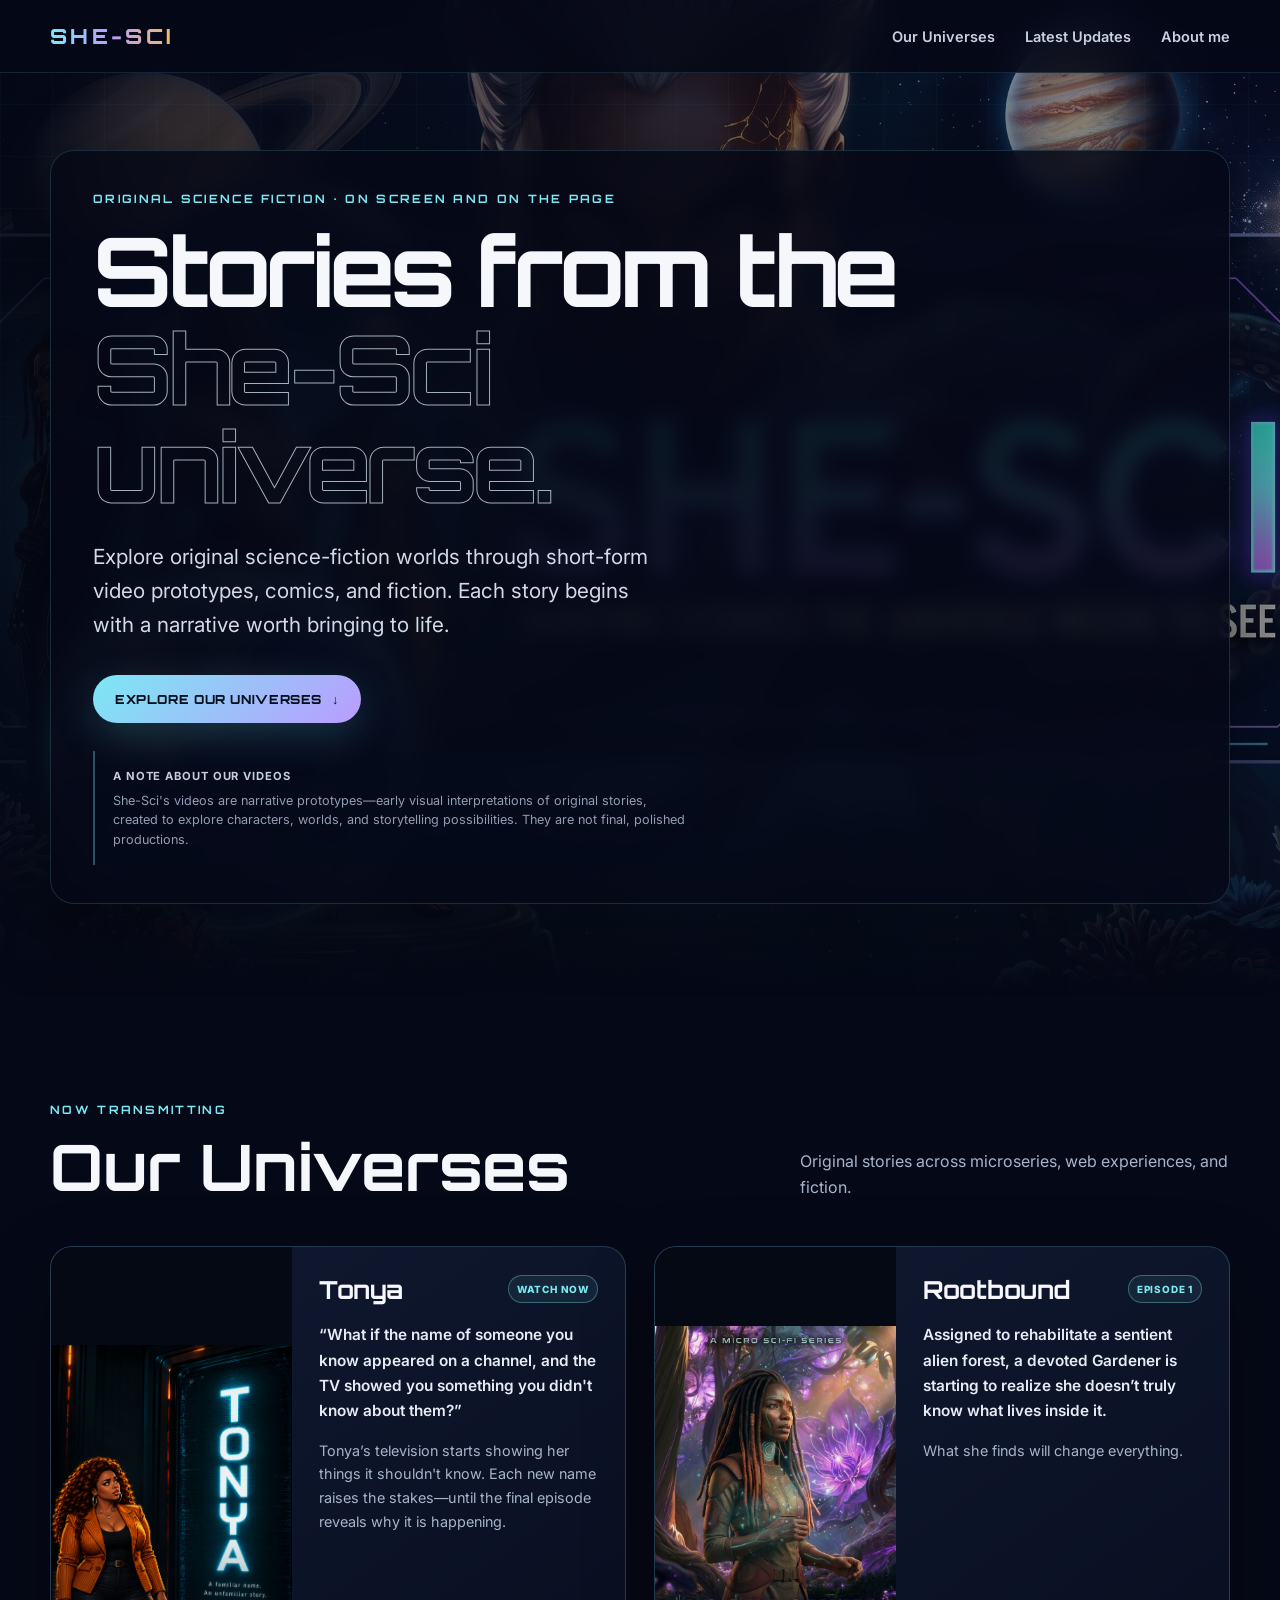
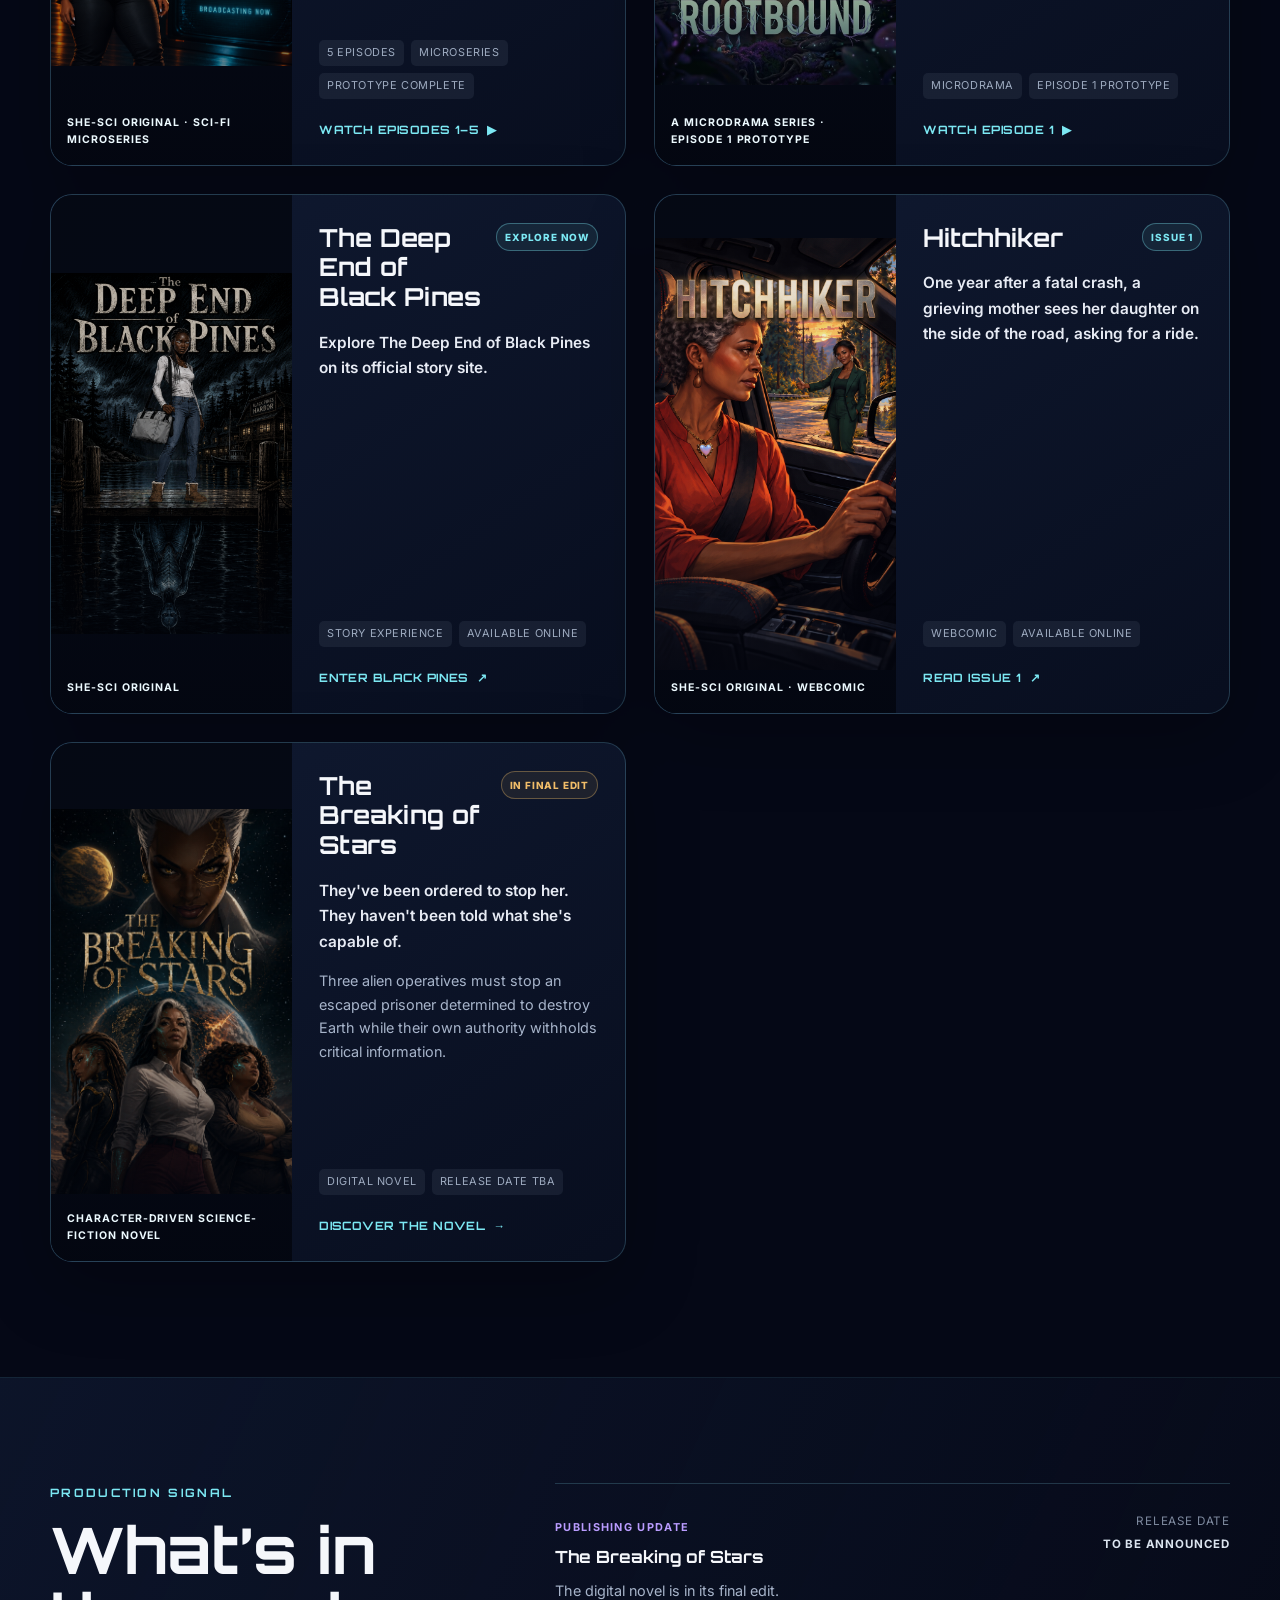
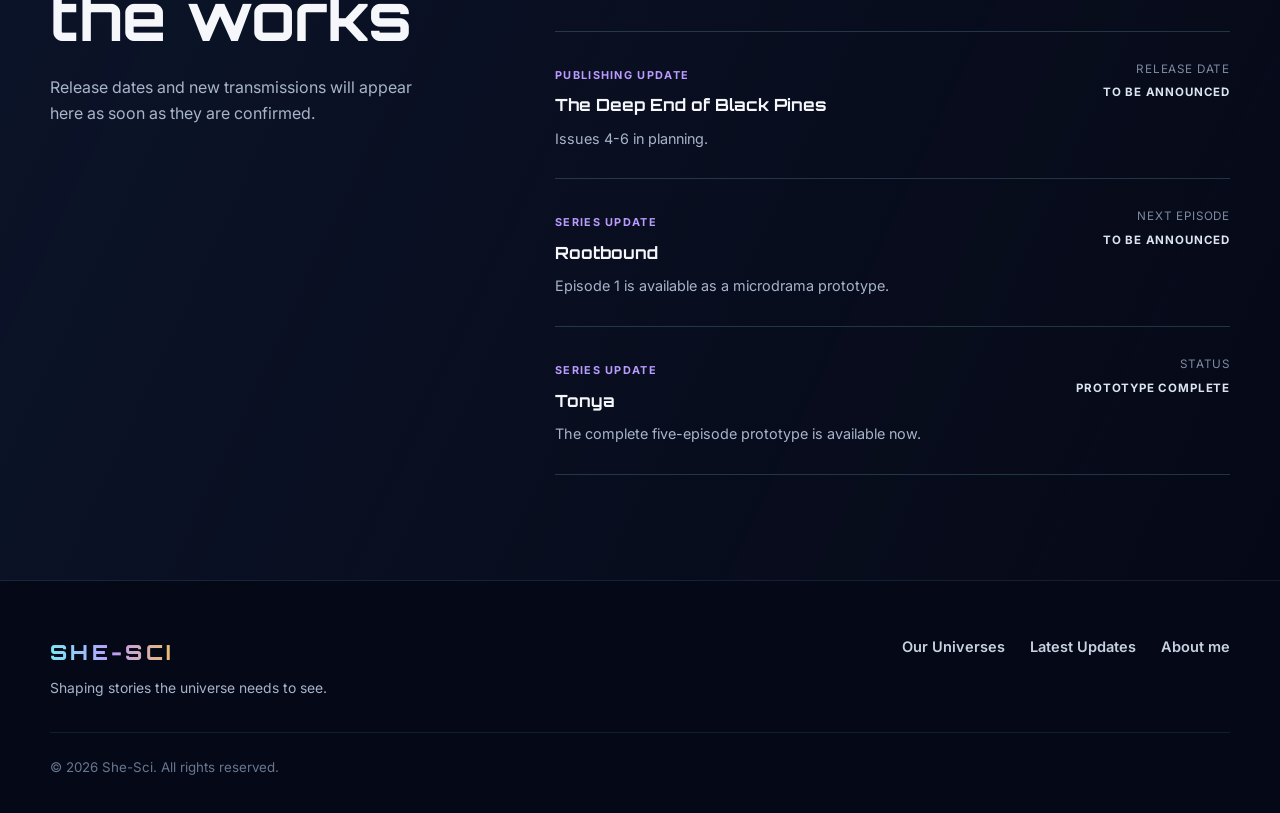
<file: index.html>
<!doctype html>
<html lang="en">
<head>
  <meta charset="utf-8">
  <meta name="viewport" content="width=device-width, initial-scale=1">
  <meta name="description" content="She-Sci originals: science-fiction series, stories, and novels. Watch, read, and see what is coming next.">
  <meta name="theme-color" content="#050816">
  <title>She-Sci | Original Science Fiction</title>
  <link rel="preconnect" href="https://fonts.googleapis.com">
  <link rel="preconnect" href="https://fonts.gstatic.com" crossorigin>
  <link href="https://fonts.googleapis.com/css2?family=Inter:wght@400;500;600;700&amp;family=Orbitron:wght@500;600;700;800&amp;display=swap" rel="stylesheet">
  <link rel="stylesheet" href="css/styles.css">
</head>
<body>
  <a class="skip-link" href="#main">Skip to content</a>
  <header class="site-header"><div class="container"><nav aria-label="Primary navigation">
    <a href="#home" class="logo" aria-label="She-Sci home">SHE-SCI</a>
    <button class="nav-toggle" aria-label="Open navigation" aria-expanded="false" aria-controls="navLinks" id="navToggle">☰</button>
    <ul class="nav-links" id="navLinks"><li><a href="#universes">Our Universes</a></li><li><a href="#updates">Latest Updates</a></li><li><a href="https://louisiab.com/">About me</a></li></ul>
  </nav></div></header>

  <main id="main">
    <section class="hero" id="home" aria-labelledby="hero-title"><div class="hero-backdrop" aria-hidden="true"></div><div class="container hero-inner">
      <p class="eyebrow">Original science fiction · On screen and on the page</p>
      <h1 id="hero-title">Stories from the<br><span>She-Sci universe.</span></h1>
      <p class="hero-copy">Explore original science-fiction worlds through short-form video prototypes, comics, and fiction. Each story begins with a narrative worth bringing to life.</p>
      <a href="#universes" class="button">Explore our universes <span aria-hidden="true">↓</span></a>
      <aside class="prototype-note" aria-labelledby="prototype-note-title">
        <h2 id="prototype-note-title">A note about our videos</h2>
        <p>She-Sci's videos are narrative prototypes—early visual interpretations of original stories, created to explore characters, worlds, and storytelling possibilities. They are not final, polished productions.</p>
      </aside>
    </div></section>

    <section class="universe-section" id="universes" aria-labelledby="universes-title"><div class="container">
      <div class="section-heading"><div><p class="eyebrow">Now transmitting</p><h2 id="universes-title">Our Universes</h2></div><p>Original stories across microseries, web experiences, and fiction.</p></div>
      <div class="projects-grid">
        <article class="project-card">
          <a class="project-art" href="https://youtube.com/playlist?list=PLSgeI8PEnYjA&amp;si=7tXNZ7n4sfy9iGGk" target="_blank" rel="noopener" aria-label="Watch Tonya episodes 1 through 5 on YouTube"><img src="images/tonyaPoster.png" alt="Tonya poster: a woman stands beside a television displaying the name Tonya" width="1086" height="1448"><span class="media-label">She-Sci original · Sci-fi microseries</span></a>
          <div class="project-body"><div class="project-title-row"><h3>Tonya</h3><span class="status status--available">Watch now</span></div>
            <p class="hook">“What if the name of someone you know appeared on a channel, and the TV showed you something you didn't know about them?”</p>
            <p>Tonya’s television starts showing her things it shouldn't know. Each new name raises the stakes—until the final episode reveals why it is happening.</p>
            <div class="project-facts" aria-label="Tonya details"><span>5 episodes</span><span>Microseries</span><span>Prototype complete</span></div>
            <a class="text-link" href="https://youtube.com/playlist?list=PLSgeI8PEnYjA&amp;si=7tXNZ7n4sfy9iGGk" target="_blank" rel="noopener">Watch episodes 1–5 <span aria-hidden="true">▶</span><span class="sr-only"> on YouTube (opens in a new tab)</span></a>
          </div>
        </article>
        <article class="project-card">
          <a class="project-art" href="https://youtube.com/playlist?list=PLMxrB9Znr-to&amp;si=ChVHULHK61ge7rXV" target="_blank" rel="noopener" aria-label="Watch Rootbound episode 1 on YouTube"><img src="images/rootboundpos1.jpg" alt="Rootbound poster: a Gardener stands in a glowing alien forest" width="687" height="1024" loading="lazy"><span class="media-label">A microdrama series · Episode 1 prototype</span></a>
          <div class="project-body"><div class="project-title-row"><h3>Rootbound</h3><span class="status status--available">Episode 1</span></div>
            <p class="hook">Assigned to rehabilitate a sentient alien forest, a devoted Gardener is starting to realize she doesn’t truly know what lives inside it.</p><p>What she finds will change everything.</p>
            <div class="project-facts" aria-label="Rootbound details"><span>Microdrama</span><span>Episode 1 prototype</span></div>
            <a class="text-link" href="https://youtube.com/playlist?list=PLMxrB9Znr-to&amp;si=ChVHULHK61ge7rXV" target="_blank" rel="noopener">Watch Episode 1 <span aria-hidden="true">▶</span><span class="sr-only"> on YouTube (opens in a new tab)</span></a>
          </div>
        </article>
        <article class="project-card">
          <a class="project-art" href="https://deepedgeofblackpines.netlify.app/" target="_blank" rel="noopener" aria-label="Visit The Deep End of Black Pines website"><img src="images/cover.png" alt="The Deep End of Black Pines cover: a woman on a rain-soaked harbor with a mysterious reflection" width="1600" height="2400" loading="lazy"><span class="media-label">She-Sci original</span></a>
          <div class="project-body"><div class="project-title-row"><h3>The Deep End of Black Pines</h3><span class="status status--available">Explore now</span></div>
            <p class="hook">Explore The Deep End of Black Pines on its official story site.</p>
            <div class="project-facts" aria-label="The Deep End of Black Pines details"><span>Story experience</span><span>Available online</span></div>
            <a class="text-link" href="https://deepedgeofblackpines.netlify.app/" target="_blank" rel="noopener">Enter Black Pines <span aria-hidden="true">↗</span><span class="sr-only"> (opens in a new tab)</span></a>
          </div>
        </article>
        <article class="project-card">
          <a class="project-art" href="https://hitchhiker-she-sci.netlify.app/" target="_blank" rel="noopener" aria-label="Read Hitchhiker Issue 1"><img src="images/hitchhikerPoster.jpg" alt="Hitchhiker poster: a mother behind the wheel sees her daughter asking for a ride by the roadside" width="1536" height="2752" loading="lazy"><span class="media-label">She-Sci original · Webcomic</span></a>
          <div class="project-body"><div class="project-title-row"><h3>Hitchhiker</h3><span class="status status--available">Issue 1</span></div>
            <p class="hook">One year after a fatal crash, a grieving mother sees her daughter on the side of the road, asking for a ride.</p>
            <div class="project-facts" aria-label="Hitchhiker details"><span>Webcomic</span><span>Available online</span></div>
            <a class="text-link" href="https://hitchhiker-she-sci.netlify.app/" target="_blank" rel="noopener">Read Issue 1 <span aria-hidden="true">↗</span><span class="sr-only"> (opens in a new tab)</span></a>
          </div>
        </article>
        <article class="project-card">
          <a class="project-art" href="breaking-stars.html" aria-label="Discover The Breaking of Stars"><img src="images/finalcover1.png" alt="The Breaking of Stars cover featuring four alien operatives against a star field" width="993" height="1584" loading="lazy"><span class="media-label">Character-driven science-fiction novel</span></a>
          <div class="project-body"><div class="project-title-row"><h3>The Breaking of Stars</h3><span class="status status--progress">In final edit</span></div>
            <p class="hook">They've been ordered to stop her. They haven't been told what she's capable of.</p><p>Three alien operatives must stop an escaped prisoner determined to destroy Earth while their own authority withholds critical information.</p>
            <div class="project-facts" aria-label="The Breaking of Stars details"><span>Digital novel</span><span>Release date TBA</span></div>
            <a class="text-link" href="breaking-stars.html">Discover the novel <span aria-hidden="true">→</span></a>
          </div>
        </article>
      </div>
    </div></section>

    <section class="updates-section" id="updates" aria-labelledby="updates-title"><div class="container updates-layout">
      <div class="updates-intro"><p class="eyebrow">Production signal</p><h2 id="updates-title">What’s in the works</h2><p>Release dates and new transmissions will appear here as soon as they are confirmed.</p></div>
      <div class="update-list">
        <article class="update-item"><div><span class="update-kicker">Publishing update</span><h3>The Breaking of Stars</h3><p>The digital novel is in its final edit.</p></div><span class="update-date">Release date<br><strong>To be announced</strong></span></article>
        <article class="update-item"><div><span class="update-kicker">Publishing update</span><h3>The Deep End of Black Pines</h3><p>Issues 4-6 in planning.</p></div><span class="update-date">Release date<br><strong>To be announced</strong></span></article>
        <article class="update-item"><div><span class="update-kicker">Series update</span><h3>Rootbound</h3><p>Episode 1 is available as a microdrama prototype.</p></div><span class="update-date">Next episode<br><strong>To be announced</strong></span></article>
        <article class="update-item"><div><span class="update-kicker">Series update</span><h3>Tonya</h3><p>The complete five-episode prototype is available now.</p></div><span class="update-date">Status<br><strong>Prototype complete</strong></span></article>
      </div>
    </div></section>
  </main>

  <footer><div class="container footer-inner"><div><a href="#home" class="logo">SHE-SCI</a><p>Shaping stories the universe needs to see.</p></div><div class="footer-links"><a href="#universes">Our Universes</a><a href="#updates">Latest Updates</a><a href="https://louisiab.com/">About me</a></div><small>© <span id="year">2026</span> She-Sci. All rights reserved.</small></div></footer>
  <script src="scripts/index.js"></script>
</body>
</html>
</file>
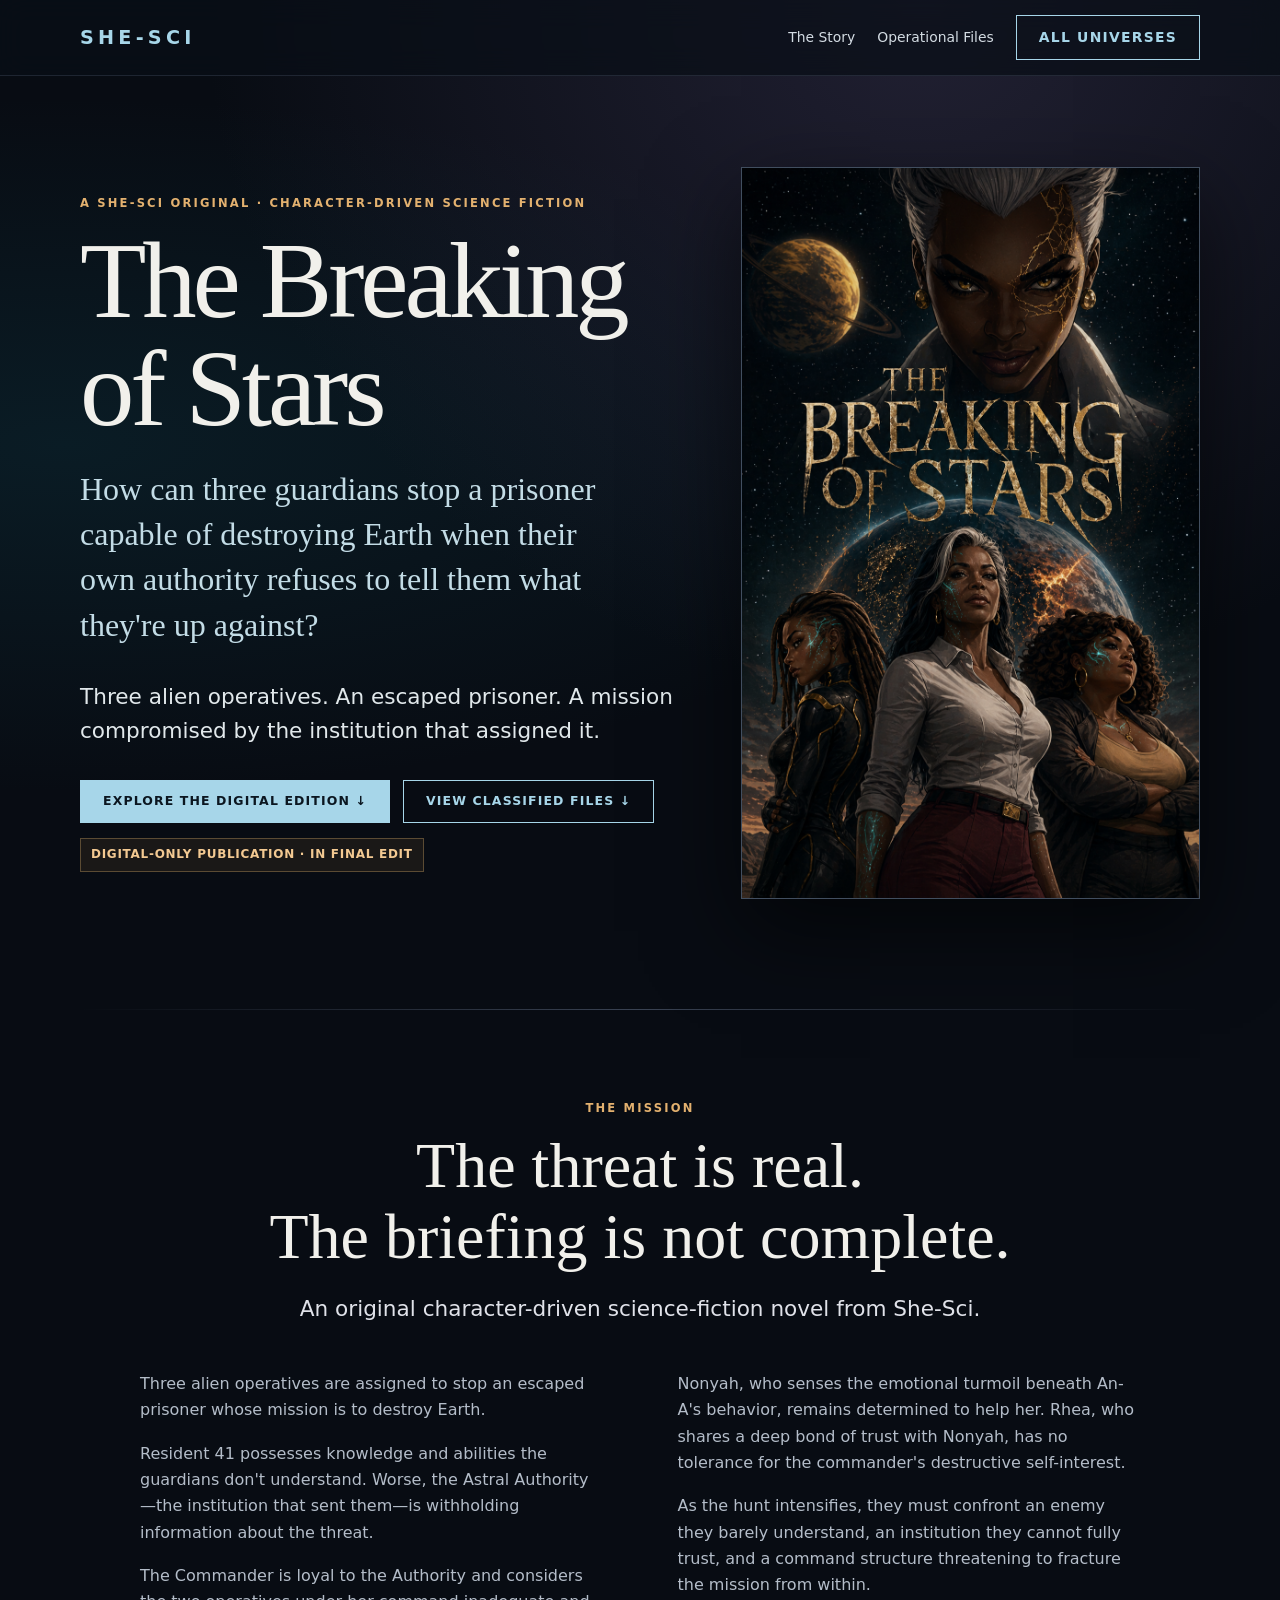
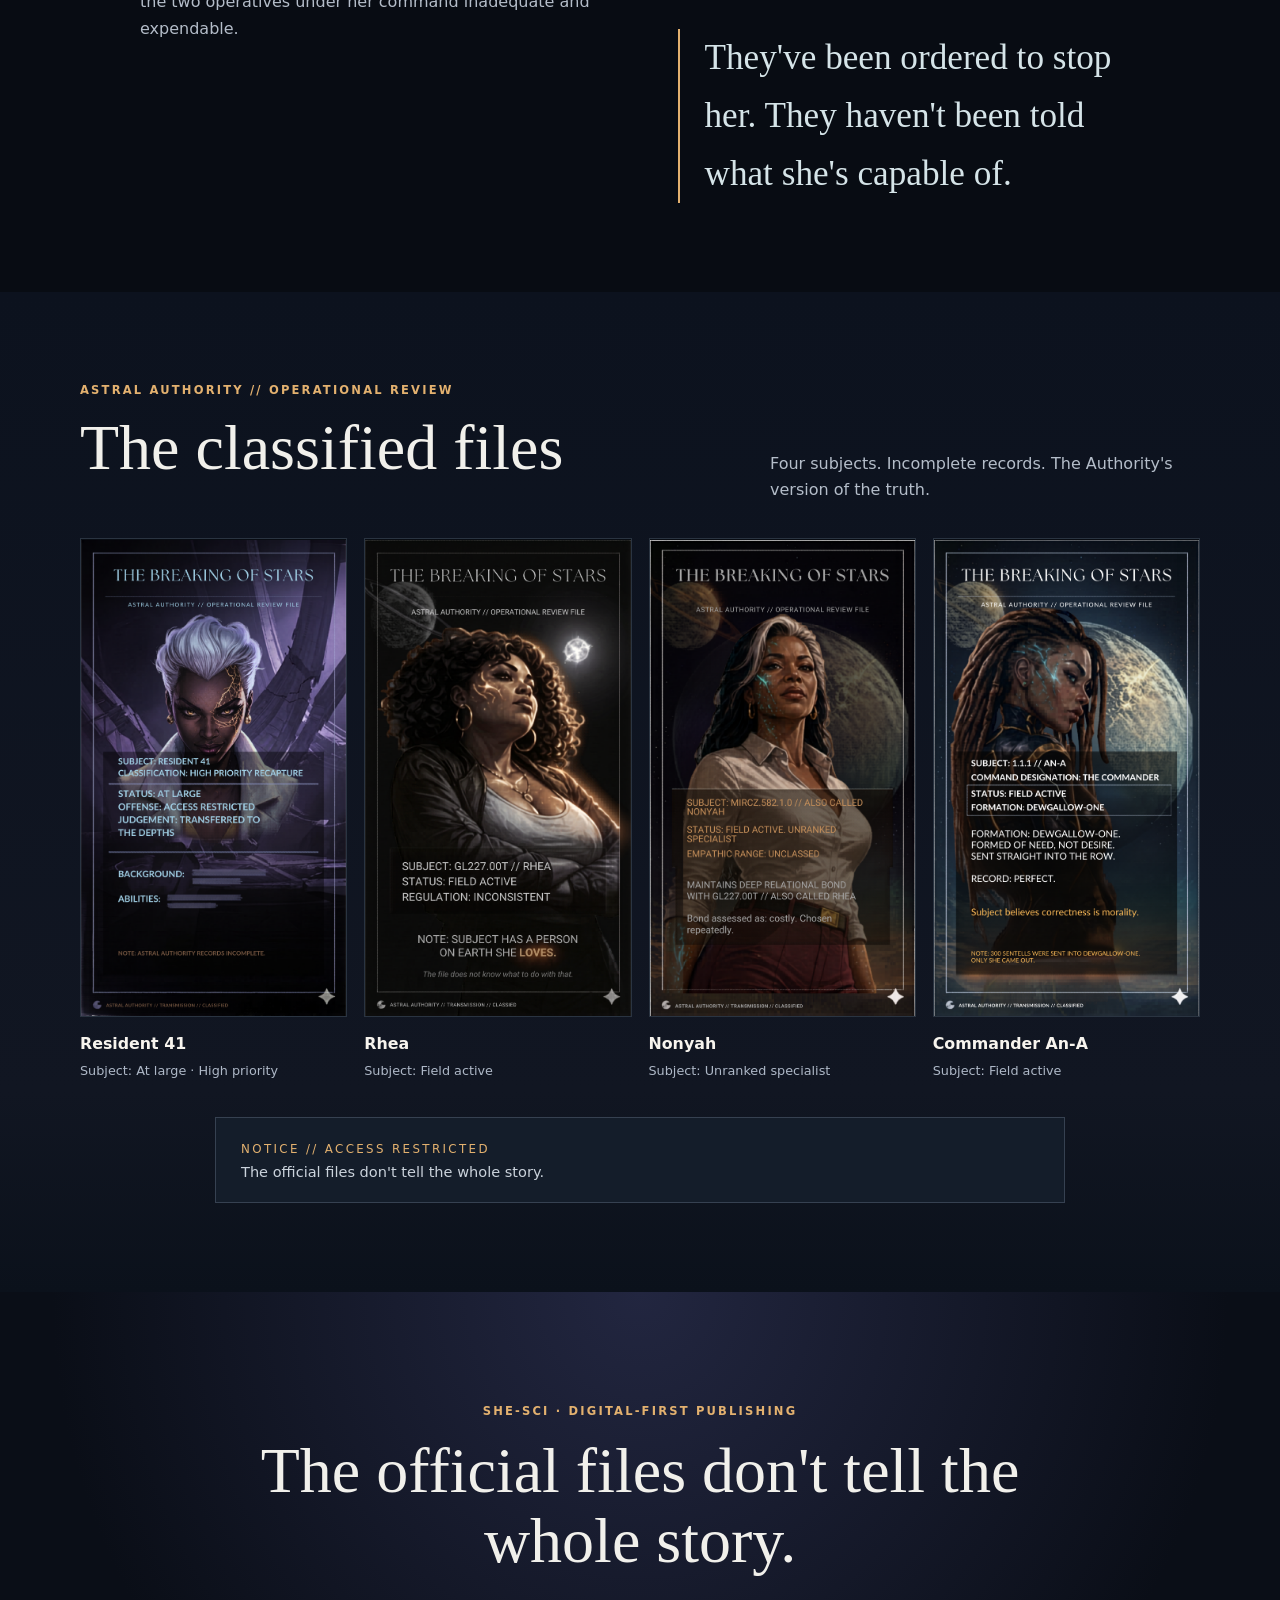
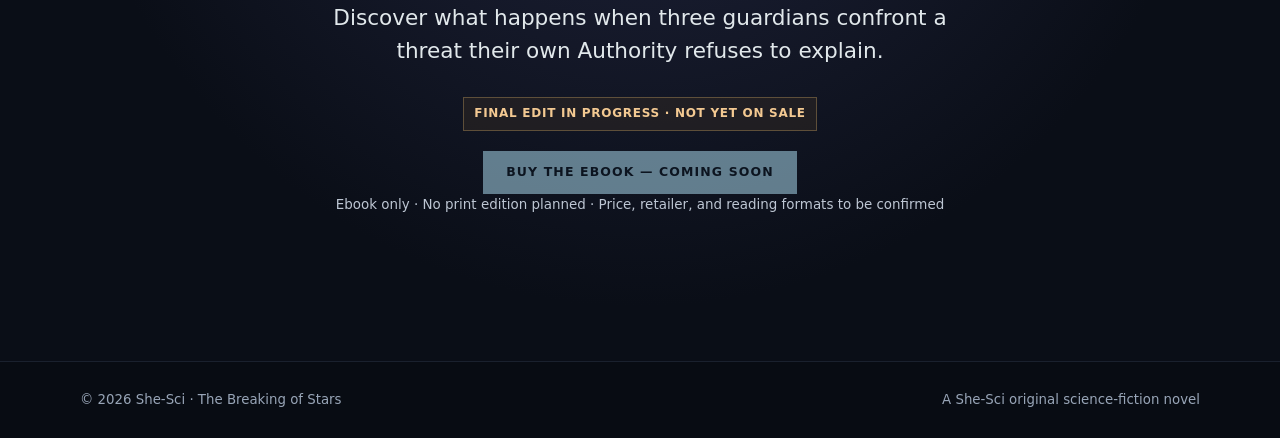
<file: breaking-stars.html>
<!doctype html>
<html lang="en">
<head>
  <meta charset="utf-8" />
  <meta name="viewport" content="width=device-width, initial-scale=1" />
  <meta name="theme-color" content="#0a0e17" />
  <meta name="description" content="The Breaking of Stars is an original character-driven science-fiction novel from She-Sci. Three alien operatives must stop an escaped prisoner determined to destroy Earth while their authority withholds critical information." />
  <meta property="og:type" content="book" />
  <meta property="og:title" content="The Breaking of Stars | She-Sci" />
  <meta property="og:description" content="They've been ordered to stop her. They haven't been told what she's capable of. Discover the digital science-fiction novel from She-Sci." />
  <!-- TODO before launch: Add canonical URL, production og:image, and real ebook checkout URL. -->
  <title>The Breaking of Stars | A Science-Fiction Novel from She-Sci</title>
  <style>
    :root{color-scheme:dark;--bg:#080c13;--panel:#111722;--panel2:#151d2b;--line:#364358;--blue:#a7d6e9;--text:#f1f0eb;--muted:#b4bdc9;--gold:#e3b16f;--purple:#a99bce;--max:1120px}
    *{box-sizing:border-box}html{scroll-behavior:smooth}body{margin:0;background:var(--bg);color:var(--text);font-family:Inter,ui-sans-serif,system-ui,-apple-system,Segoe UI,sans-serif;line-height:1.65}body::before{content:"";position:absolute;top:0;left:0;width:100%;height:890px;pointer-events:none;background:radial-gradient(ellipse at 72% 0%,#35304b90,transparent 55%),radial-gradient(ellipse at 5% 50%,#0d344066,transparent 55%);z-index:-1}a{color:inherit}a:focus-visible,button:focus-visible{outline:3px solid var(--gold);outline-offset:3px}.wrap{width:min(calc(100% - 40px),var(--max));margin-inline:auto}.site-header{border-bottom:1px solid #75849935;background:#090e17b8;backdrop-filter:blur(14px);position:sticky;top:0;z-index:10}.nav{display:flex;align-items:center;justify-content:space-between;gap:18px;padding:15px 0}.logo{text-decoration:none;font-weight:800;font-size:1.2rem;letter-spacing:.22em;color:var(--blue)}.nav-links{display:flex;align-items:center;gap:22px}.nav-links a{text-decoration:none;color:#d4dce3;font-size:.87rem}.nav-links a:hover{color:#fff}.btn{display:inline-flex;align-items:center;justify-content:center;gap:9px;border:1px solid var(--blue);padding:13px 22px;font:700 .78rem/1.2 ui-sans-serif,system-ui;letter-spacing:.09em;text-decoration:none;text-transform:uppercase;background:var(--blue);color:#0b1620;transition:transform .15s,background .15s}.btn:hover{transform:translateY(-2px);background:#d5f1fd}.btn.secondary{background:transparent;color:var(--blue)}.btn.secondary:hover{background:#a7d6e91a}.btn.disabled{cursor:not-allowed;opacity:.55}.eyebrow{text-transform:uppercase;letter-spacing:.19em;font-size:.72rem;font-weight:750;color:var(--gold)}h1,h2,h3,p{margin-top:0}h1,h2,.serif{font-family:Georgia,'Times New Roman',serif;font-weight:400}h1{font-size:clamp(3.6rem,8.5vw,7.3rem);line-height:.99;letter-spacing:-.038em;margin:14px 0 24px}h2{font-size:clamp(2.35rem,5vw,4.1rem);line-height:1.1;margin:13px 0 20px}h3{font-size:1.55rem;line-height:1.2}p{color:var(--muted)}.lead{font-size:clamp(1.1rem,2vw,1.35rem);color:#e1e8eb;line-height:1.55}.hero{display:grid;grid-template-columns:1.13fr .87fr;gap:clamp(30px,5vw,80px);align-items:center;padding:91px 0 110px}.hero-copy{max-width:660px}.hero-question{font-size:clamp(1.3rem,2.5vw,2rem);font-family:Georgia,serif;line-height:1.42;color:#c3dce6;max-width:550px}.hero-actions{display:flex;gap:13px;flex-wrap:wrap;margin:33px 0 15px}.micro{font-size:.79rem;color:#8f9dac}.placeholder{border:1px solid #70849b8c;background:linear-gradient(145deg,#29293f,#101824 54%,#192b36);position:relative;display:flex;flex-direction:column;justify-content:center;align-items:center;text-align:center;overflow:hidden;padding:24px}.placeholder::before{content:"";position:absolute;inset:15px;border:1px solid #9bbed943;pointer-events:none}.placeholder::after{content:"✦";position:absolute;top:25px;right:29px;color:var(--gold);font-size:1.5rem}.placeholder .kind{color:var(--blue);font-size:.7rem;letter-spacing:.22em;text-transform:uppercase;font-weight:700}.placeholder .who{font-family:Georgia,serif;color:white;font-size:clamp(1.8rem,3vw,2.8rem);margin:12px 0 6px}.placeholder .hint{color:#a5b3c5;font-size:.83rem;max-width:245px}.hero-art{aspect-ratio:4/5;box-shadow:0 32px 85px #0009}.hero-art .who{font-size:clamp(2rem,4vw,3.6rem)}.hero-art:before{inset:23px}.art-note{margin-top:9px;color:#8897a8;font-size:.76rem;text-align:center}.rule{height:1px;background:linear-gradient(90deg,transparent,#69779082,transparent)}section{padding:89px 0}.intro{max-width:790px;margin:auto;text-align:center}.intro .lead{color:#e0e2e9}.copy-columns{display:grid;grid-template-columns:1fr 1fr;gap:35px 75px;max-width:1000px;margin:45px auto 0}.copy-columns p{margin-bottom:17px}.pullquote{font-family:Georgia,serif;font-size:clamp(1.35rem,2.9vw,2.2rem);color:#d5e4e8;border-left:2px solid var(--gold);padding-left:25px;margin:30px 0 0}.files{background:linear-gradient(180deg,#0c121e,#111622 80%,#0b111b)}.section-head{display:flex;justify-content:space-between;gap:20px;align-items:end;margin-bottom:35px}.section-head p{max-width:430px;margin:0}.dossier-grid{display:grid;grid-template-columns:repeat(4,minmax(0,1fr));gap:17px}.dossier-card{margin:0}.dossier-image{aspect-ratio:9/16;min-height:330px}.dossier-image .who{font-size:1.75rem}.dossier-image .hint{font-size:.76rem}.dossier-card figcaption{margin-top:14px}.dossier-card strong{display:block;color:#f7f4ee;font-size:.99rem}.dossier-card span{display:block;color:#aeb8c7;font-size:.8rem;margin-top:2px}.classified{color:var(--gold);text-transform:uppercase;letter-spacing:.2em;font-size:.74rem}.note{margin:36px auto 0;max-width:850px;padding:18px 25px;border:1px solid #7d8b9e55;background:#141d2a;color:#cbd3dc;font-size:.91rem}.close{background:radial-gradient(ellipse at top,#222640,#0a0e17 65%);text-align:center;padding:110px 0 115px}.close h2{max-width:820px;margin:15px auto 24px}.close p{max-width:630px;margin:0 auto 30px}.footer{padding:27px 0;border-top:1px solid #36435866}.footer .wrap{display:flex;align-items:center;justify-content:space-between;flex-wrap:wrap;gap:12px}.footer small{color:#98a5b7}.footer a{text-decoration:none;color:#a8c8d8}.footer a:hover{text-decoration:underline}.status{display:inline-block;color:#f3c992;background:#4b382344;padding:6px 10px;border:1px solid #bc995e66;font-size:.75rem;letter-spacing:.06em;text-transform:uppercase;font-weight:700}.details{margin-top:23px;color:#bdc6d3;font-size:.84rem}.skip{position:absolute;top:-100px;left:10px;background:white;color:black;padding:10px;z-index:20}.skip:focus{top:10px}@media(max-width:850px){.hero{grid-template-columns:1fr;padding:58px 0 70px}.hero-art{max-width:500px;width:100%;margin:auto}.copy-columns{grid-template-columns:1fr;gap:0}.dossier-grid{grid-template-columns:repeat(2,minmax(0,1fr))}.section-head{display:block}.section-head p{margin-top:14px}.nav-links a:not(.btn){display:none}section{padding:65px 0}}@media(max-width:520px){.wrap{width:min(calc(100% - 30px),var(--max))}h1{font-size:3.45rem}.dossier-grid{gap:14px}.dossier-image{min-height:280px;padding:8px}.dossier-image::before{inset:8px}.dossier-image .who{font-size:1.3rem}.dossier-image .hint{font-size:.65rem}.dossier-image .kind{font-size:.58rem}.nav .btn{padding:11px 12px;font-size:.68rem}.hero-actions .btn{width:100%}.close{padding:75px 0}.section-head{margin-bottom:24px}}@media(prefers-reduced-motion:reduce){html{scroll-behavior:auto}.btn{transition:none}}
    .hero-cover{display:block;width:100%;height:auto;aspect-ratio:993/1584;object-fit:contain;border:1px solid #70849b8c;background:#090d16;box-shadow:0 32px 85px #0009}.dossier-photo{display:block;width:100%;height:auto;aspect-ratio:1339/2400;object-fit:contain;background:#080c13;border:1px solid #70849b55}@media(max-width:850px){.hero-cover{max-width:500px;margin:auto}}
  </style>
</head>
<body>
<a class="skip" href="#main">Skip to content</a>
<header class="site-header"><nav class="nav wrap" aria-label="Primary navigation"><a class="logo" href="index.html" aria-label="Return to She-Sci home">SHE-SCI</a><div class="nav-links"><a href="#mission">The Story</a><a href="#files">Operational Files</a><a class="btn secondary" href="index.html#universes">All Universes</a></div></nav></header>
<main id="main">
  <section class="hero wrap" id="top" aria-labelledby="novel-title">
    <div class="hero-copy">
      <div class="eyebrow">A She-Sci original · Character-driven science fiction</div>
      <h1 id="novel-title">The Breaking<br>of Stars</h1>
      <p class="hero-question">How can three guardians stop a prisoner capable of destroying Earth when their own authority refuses to tell them what they're up against?</p>
      <p class="lead">Three alien operatives. An escaped prisoner. A mission compromised by the institution that assigned it.</p>
      <div class="hero-actions"><a class="btn" href="#digital-edition">Explore the digital edition ↓</a><a class="btn secondary" href="#files">View classified files ↓</a></div>
      <div class="status">Digital-only publication · In final edit</div>
    </div>
    <div><img class="hero-cover" src="images/finalcover1.png" alt="The Breaking of Stars cover featuring four alien operatives against a star field" width="993" height="1584"></div>
  </section>
  <div class="rule wrap"></div>
  <section class="wrap" id="mission" aria-labelledby="mission-title">
    <div class="intro"><div class="eyebrow">The mission</div><h2 id="mission-title">The threat is real.<br>The briefing is not complete.</h2><p class="lead">An original character-driven science-fiction novel from She-Sci.</p></div>
    <div class="copy-columns">
      <div><p>Three alien operatives are assigned to stop an escaped prisoner whose mission is to destroy Earth.</p><p>Resident 41 possesses knowledge and abilities the guardians don't understand. Worse, the Astral Authority—the institution that sent them—is withholding information about the threat.</p><p>The Commander is loyal to the Authority and considers the two operatives under her command inadequate and expendable.</p></div>
      <div><p>Nonyah, who senses the emotional turmoil beneath An-A's behavior, remains determined to help her. Rhea, who shares a deep bond of trust with Nonyah, has no tolerance for the commander's destructive self-interest.</p><p>As the hunt intensifies, they must confront an enemy they barely understand, an institution they cannot fully trust, and a command structure threatening to fracture the mission from within.</p><blockquote class="pullquote">They've been ordered to stop her. They haven't been told what she's capable of.</blockquote></div>
    </div>
  </section>
  <section class="files" id="files" aria-labelledby="files-title"><div class="wrap">
    <div class="section-head"><div><div class="eyebrow">Astral Authority // Operational review</div><h2 id="files-title">The classified files</h2></div><p>Four subjects. Incomplete records. The Authority's version of the truth.</p></div>
    <div class="dossier-grid">
      <figure class="dossier-card"><img class="dossier-photo" src="images/23.png" alt="Classified Astral Authority dossier for Resident 41" width="1339" height="2400" loading="lazy"><figcaption><strong>Resident 41</strong><span>Subject: At large · High priority</span></figcaption></figure>
      <figure class="dossier-card"><img class="dossier-photo" src="images/20.png" alt="Classified Astral Authority dossier for Rhea" width="1339" height="2400" loading="lazy"><figcaption><strong>Rhea</strong><span>Subject: Field active</span></figcaption></figure>
      <figure class="dossier-card"><img class="dossier-photo" src="images/21.png" alt="Classified Astral Authority dossier for Nonyah" width="1339" height="2400" loading="lazy"><figcaption><strong>Nonyah</strong><span>Subject: Unranked specialist</span></figcaption></figure>
      <figure class="dossier-card"><img class="dossier-photo" src="images/22.png" alt="Classified Astral Authority dossier for Commander An-A" width="1339" height="2400" loading="lazy"><figcaption><strong>Commander An-A</strong><span>Subject: Field active</span></figcaption></figure>
    </div>
    <div class="note"><span class="classified">Notice // Access restricted</span><br>The official files don't tell the whole story.</div>
  </div></section>
  <section class="close" id="digital-edition" aria-labelledby="edition-title"><div class="wrap"><div class="eyebrow">She-Sci · Digital-first publishing</div><h2 id="edition-title">The official files don't tell the whole story.</h2><p class="lead">Discover what happens when three guardians confront a threat their own Authority refuses to explain.</p><div class="status">Final edit in progress · Not yet on sale</div><div style="margin-top:20px"><a class="btn disabled" href="#digital-edition" aria-disabled="true" onclick="event.preventDefault()" title="Connect to your ebook storefront when the novel is published">Buy the ebook — coming soon</a></div><p class="details">Ebook only · No print edition planned · Price, retailer, and reading formats to be confirmed</p></div></section>
</main>
<footer class="footer"><div class="wrap"><small>© <span id="year">2026</span> She-Sci · The Breaking of Stars</small><small>A She-Sci original science-fiction novel</small></div></footer>
<script>document.getElementById('year').textContent=new Date().getFullYear();</script>
</body></html>
</file>
<file: css/styles.css>
:root{color-scheme:dark;--ink:#050816;--surface:#0b1225;--line:rgba(133,225,242,.2);--cyan:#7ce8f3;--purple:#ba9cff;--gold:#f1bd69;--text:#f5f7fb;--muted:#a7b4ca;--max:1180px;--radius:22px}
*,*::before,*::after{box-sizing:border-box}html{scroll-behavior:smooth}body{margin:0;background:var(--ink);color:var(--text);font-family:Inter,system-ui,sans-serif;line-height:1.65;overflow-x:hidden}body::before{content:"";position:fixed;inset:0;z-index:-2;background:radial-gradient(circle at 15% 20%,rgba(30,116,145,.14),transparent 30%),radial-gradient(circle at 86% 25%,rgba(117,70,182,.13),transparent 28%),var(--ink)}a{color:inherit}a:focus-visible,button:focus-visible{outline:3px solid var(--gold);outline-offset:4px}img{display:block;max-width:100%}h1,h2,h3,p{margin-top:0}h1,h2,h3,.logo{font-family:Orbitron,Inter,sans-serif}.container{width:min(calc(100% - 40px),var(--max));margin-inline:auto}.sr-only{position:absolute;width:1px;height:1px;padding:0;margin:-1px;overflow:hidden;clip:rect(0,0,0,0);white-space:nowrap;border:0}.skip-link{position:fixed;top:-100px;left:18px;z-index:300;background:white;color:#050816;padding:10px 16px}.skip-link:focus{top:12px}
.site-header{position:fixed;inset:0 0 auto;z-index:100;background:rgba(5,8,22,.82);border-bottom:1px solid rgba(124,232,243,.13);backdrop-filter:blur(18px)}nav{min-height:72px;display:flex;align-items:center;justify-content:space-between;gap:24px}.logo{font-size:1.3rem;font-weight:800;letter-spacing:.16em;text-decoration:none;background:linear-gradient(90deg,var(--cyan),var(--purple),var(--gold));background-clip:text;-webkit-background-clip:text;color:transparent}.nav-links{display:flex;align-items:center;gap:30px;list-style:none;padding:0;margin:0}.nav-links a,.footer-links a{color:#c7d1e1;text-decoration:none;font-size:.91rem;font-weight:600}.nav-links a:hover,.footer-links a:hover{color:var(--cyan)}.nav-toggle{display:none;border:0;background:none;color:white;font-size:1.5rem;cursor:pointer}
.hero{min-height:720px;display:grid;align-items:end;position:relative;isolation:isolate;overflow:hidden;padding:150px 0 92px}.hero-backdrop{position:absolute;inset:0;z-index:-1;background:linear-gradient(90deg,rgba(5,8,22,.98) 4%,rgba(5,8,22,.88) 37%,rgba(5,8,22,.2) 76%),linear-gradient(0deg,var(--ink),transparent 35%),url('../images/SSBanner.jpg') center 30%/cover no-repeat}.hero-backdrop::after{content:"";position:absolute;inset:0;background-image:linear-gradient(rgba(124,232,243,.035) 1px,transparent 1px),linear-gradient(90deg,rgba(124,232,243,.035) 1px,transparent 1px);background-size:52px 52px;mask-image:linear-gradient(to bottom,black,transparent 80%)}.hero-inner{width:min(calc(100% - 40px),var(--max))}.eyebrow{margin-bottom:14px;color:var(--cyan);font-family:Orbitron,sans-serif;font-size:.72rem;font-weight:700;letter-spacing:.2em;text-transform:uppercase}.hero h1{margin-bottom:24px;max-width:820px;font-size:clamp(3rem,7.5vw,6.6rem);line-height:1.02;letter-spacing:-.045em}.hero h1 span{color:transparent;-webkit-text-stroke:1px rgba(225,241,255,.72)}.hero-copy{max-width:560px;margin-bottom:32px;color:#d2d9e7;font-size:clamp(1.05rem,2vw,1.3rem)}.button{display:inline-flex;align-items:center;gap:10px;padding:14px 22px;border-radius:999px;background:linear-gradient(135deg,var(--cyan),var(--purple));color:#07101d;font-family:Orbitron,sans-serif;font-size:.78rem;font-weight:800;letter-spacing:.05em;text-decoration:none;text-transform:uppercase;box-shadow:0 12px 42px rgba(91,214,235,.22);transition:transform .2s ease,box-shadow .2s ease}.button:hover{transform:translateY(-2px);box-shadow:0 16px 52px rgba(91,214,235,.34)}
.prototype-note{max-width:610px;margin-top:28px;padding:16px 18px;border-left:2px solid rgba(124,232,243,.32);background:rgba(7,13,29,.42)}.prototype-note h2{margin:0 0 5px;color:#c4cede;font-family:Inter,system-ui,sans-serif;font-size:.7rem;font-weight:700;letter-spacing:.08em;text-transform:uppercase}.prototype-note p{margin:0;color:#919db1;font-size:.79rem;line-height:1.55}
.universe-section{padding:104px 0 115px}.section-heading{display:flex;justify-content:space-between;align-items:end;gap:40px;margin-bottom:45px}.section-heading h2,.updates-intro h2{margin-bottom:0;font-size:clamp(2.25rem,5vw,4rem);line-height:1.05}.section-heading>p{max-width:430px;margin:0;color:var(--muted)}.projects-grid{display:grid;grid-template-columns:repeat(2,minmax(0,1fr));gap:28px}.project-card{display:grid;grid-template-columns:minmax(190px,42%) 1fr;min-height:520px;overflow:hidden;border:1px solid var(--line);border-radius:var(--radius);background:linear-gradient(145deg,rgba(16,26,50,.98),rgba(8,14,31,.98));box-shadow:0 24px 70px rgba(0,0,0,.25);transition:transform .25s ease,border-color .25s ease}.project-card:hover{transform:translateY(-5px);border-color:rgba(124,232,243,.48)}.project-art{min-height:100%;position:relative;overflow:hidden;background:#050914;text-decoration:none}.project-art img{width:100%;height:100%;object-fit:contain;object-position:center;transition:transform .5s ease}.project-art::after{content:"";position:absolute;inset:0;background:linear-gradient(180deg,rgba(3,6,16,.05) 55%,rgba(3,6,16,.82));pointer-events:none}.project-card:hover .project-art img{transform:scale(1.018)}.media-label{position:absolute;z-index:2;left:16px;right:16px;bottom:16px;color:#edfaff;font-size:.66rem;font-weight:700;letter-spacing:.09em;text-transform:uppercase}.project-body{display:flex;flex-direction:column;padding:28px 27px 26px}.project-title-row{display:flex;align-items:flex-start;justify-content:space-between;gap:12px;margin-bottom:18px}.project-title-row h3{margin:0;font-size:clamp(1.2rem,2vw,1.55rem);line-height:1.2}.status{flex:0 0 auto;padding:5px 8px;border:1px solid;border-radius:999px;font-size:.62rem;font-weight:800;letter-spacing:.08em;text-transform:uppercase;white-space:nowrap}.status--available{border-color:rgba(124,232,243,.35);background:rgba(124,232,243,.08);color:var(--cyan)}.status--progress{border-color:rgba(241,189,105,.35);background:rgba(241,189,105,.08);color:var(--gold)}.project-body p{margin-bottom:15px;color:var(--muted);font-size:.9rem}.project-body .hook{color:#e7ebf4;font-size:.96rem;font-weight:600}.project-facts{display:flex;flex-wrap:wrap;gap:7px;margin:auto 0 21px;padding-top:12px}.project-facts span{padding:4px 8px;border-radius:5px;background:rgba(148,163,184,.1);color:#9eabc0;font-size:.68rem;text-transform:uppercase;letter-spacing:.055em}.text-link{display:inline-flex;align-items:center;gap:8px;width:fit-content;color:var(--cyan);font-family:Orbitron,sans-serif;font-size:.72rem;font-weight:700;letter-spacing:.04em;text-decoration:none;text-transform:uppercase}.text-link:hover{color:white}
.updates-section{padding:105px 0;border-block:1px solid rgba(124,232,243,.09);background:linear-gradient(115deg,rgba(16,26,50,.7),rgba(8,12,26,.25))}.updates-layout{display:grid;grid-template-columns:.75fr 1.25fr;gap:clamp(40px,8vw,100px)}.updates-intro{position:sticky;top:110px;align-self:start}.updates-intro p:last-child{max-width:390px;margin-top:24px;color:var(--muted)}.update-list{border-top:1px solid var(--line)}.update-item{display:grid;grid-template-columns:1fr auto;gap:24px;padding:28px 0;border-bottom:1px solid var(--line)}.update-kicker{color:var(--purple);font-size:.68rem;font-weight:700;letter-spacing:.12em;text-transform:uppercase}.update-item h3{margin:5px 0 8px;font-size:1.05rem}.update-item p{margin:0;color:var(--muted);font-size:.9rem}.update-date{color:#7f8ba0;font-size:.73rem;text-align:right;text-transform:uppercase;letter-spacing:.07em}.update-date strong{display:inline-block;margin-top:4px;color:#dbe4ef;font-size:.72rem}
footer{padding:54px 0 34px}.footer-inner{display:grid;grid-template-columns:1fr auto;gap:32px;align-items:start}.footer-inner p{margin:8px 0 0;color:var(--muted);font-size:.87rem}.footer-links{display:flex;gap:25px}.footer-inner small{grid-column:1/-1;padding-top:24px;border-top:1px solid rgba(124,232,243,.1);color:#68778e}
.hero-backdrop{background:linear-gradient(90deg,rgba(5,8,22,.88),rgba(5,8,22,.35)),linear-gradient(0deg,var(--ink),transparent 35%),url('../images/SSBanner.jpg') center 30%/cover no-repeat}.hero-inner{padding:38px 42px;border:1px solid rgba(124,232,243,.16);border-radius:24px;background:rgba(5,8,22,.82);box-shadow:0 24px 80px rgba(0,0,0,.35);backdrop-filter:blur(10px)}
@media(max-width:1020px){.projects-grid{grid-template-columns:1fr}.project-card{grid-template-columns:minmax(220px,38%) 1fr;min-height:500px}}
@media(max-width:720px){.container,.hero-inner{width:min(calc(100% - 28px),var(--max))}.nav-toggle{display:block}.nav-links{display:none;position:absolute;inset:100% 0 auto;padding:20px;flex-direction:column;background:rgba(5,8,22,.98);border-bottom:1px solid var(--line)}.nav-links.open{display:flex}.hero{min-height:650px;padding-bottom:65px}.hero-backdrop{background-position:58% center}.section-heading{display:block}.section-heading>p{margin-top:18px}.project-card{grid-template-columns:1fr}.project-art{aspect-ratio:3/4;min-height:0}.project-body{padding:25px 22px}.updates-layout{grid-template-columns:1fr}.updates-intro{position:static}.footer-inner{grid-template-columns:1fr}.footer-links{flex-wrap:wrap}.footer-inner small{grid-column:auto}}
@media(max-width:440px){.hero h1{font-size:2.7rem}.hero-inner{padding:26px 22px}.project-title-row{display:block}.project-title-row .status{display:inline-block;margin-top:10px}.update-item{grid-template-columns:1fr}.update-date{text-align:left}}
@media(prefers-reduced-motion:reduce){html{scroll-behavior:auto}*,*::before,*::after{transition-duration:.01ms!important}}
</file>
